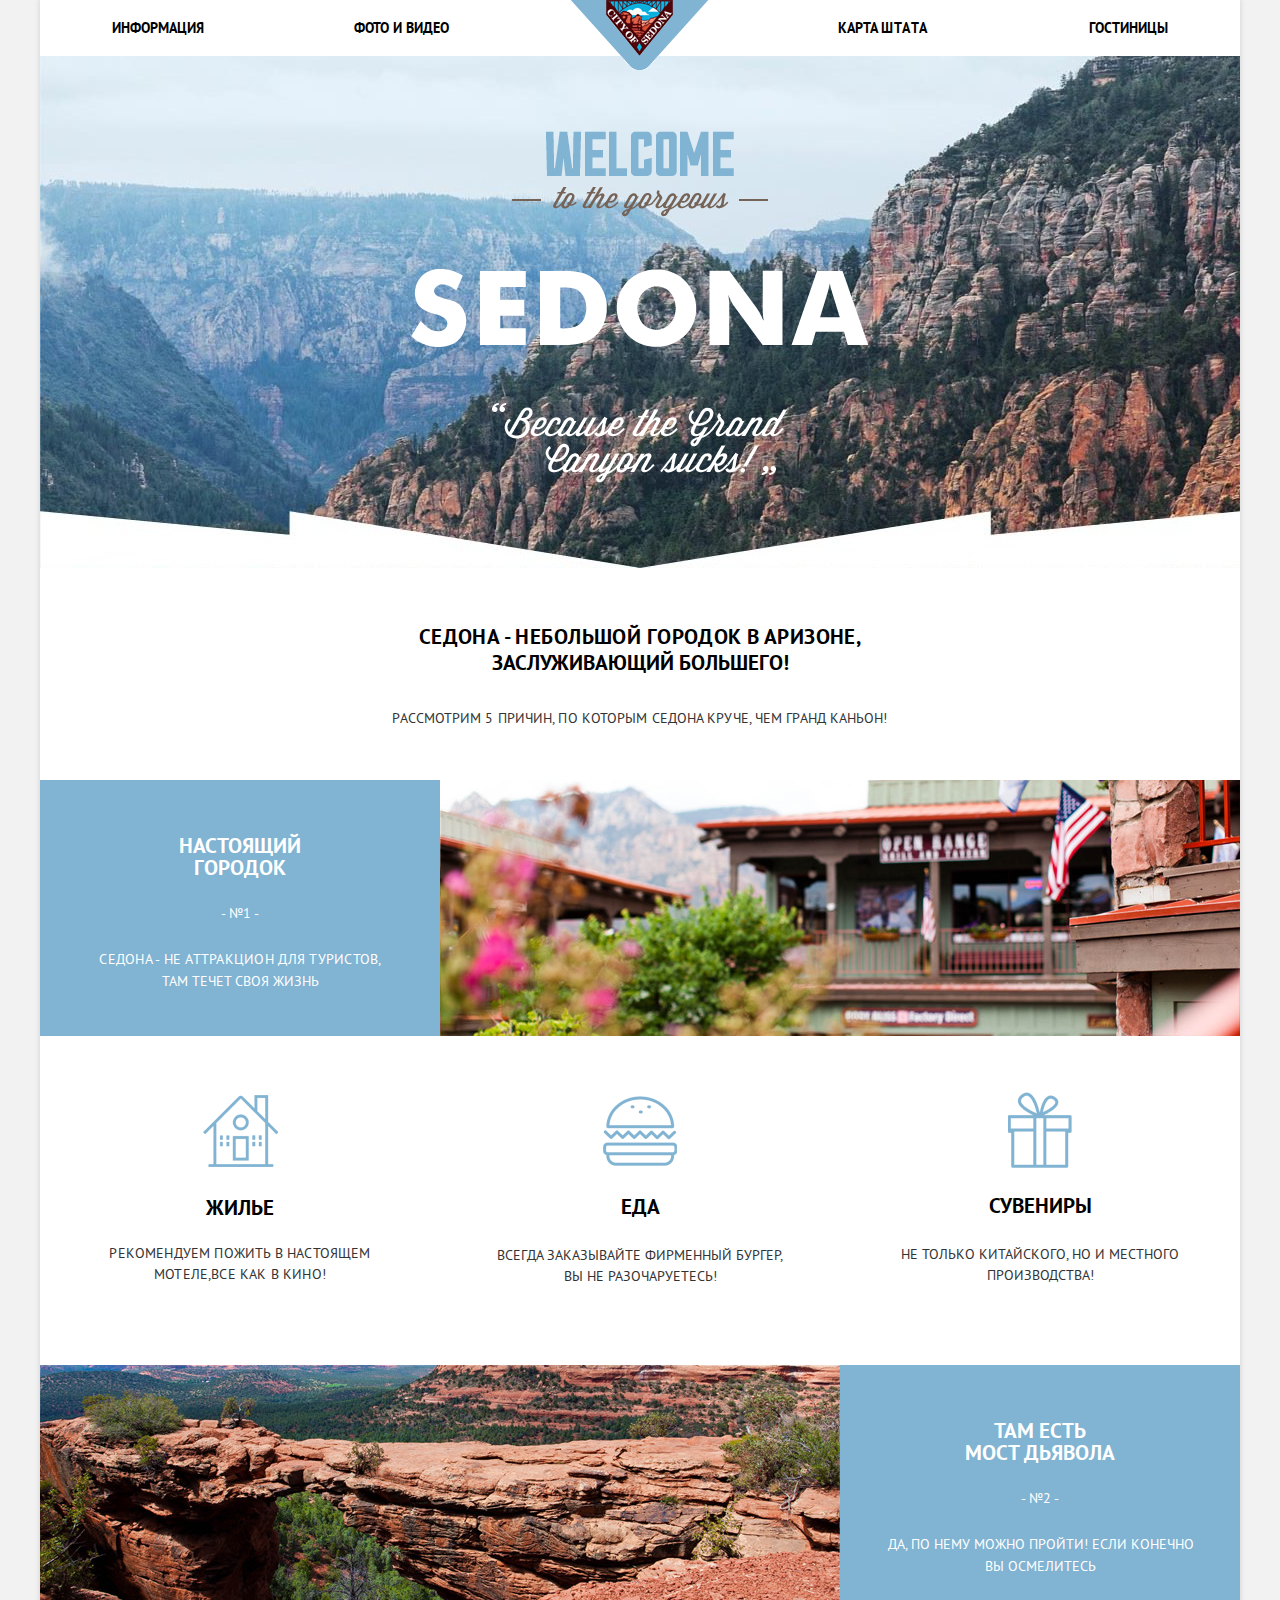
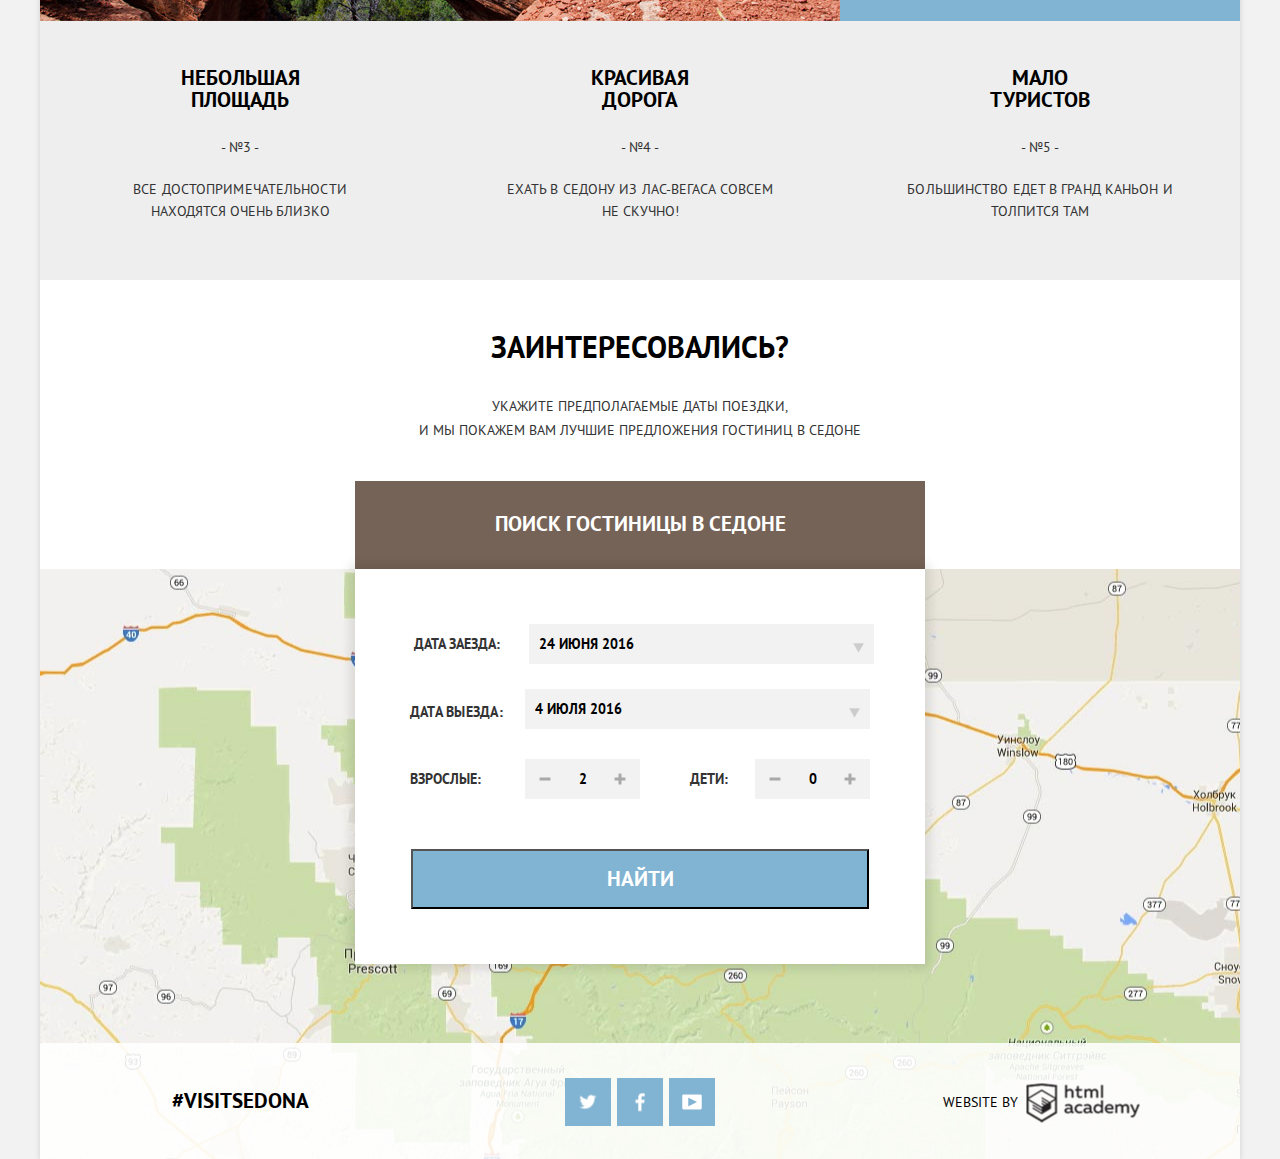
<file: hidden-form.html>
<!DOCTYPE html>
<html lang="ru">
  <head>
    <meta charset="utf-8">
    <title>HTML Academy: Седона</title>
    <link href="https://fonts.googleapis.com/css?family=PT+Sans:400,700&subset=cyrillic" rel="stylesheet">
    <link rel="stylesheet" href="css/normalize.min.css">
    <link rel="stylesheet" href="css/style.min.css">
  </head>
  <body>
    <div class="container"> 
      <header class="main-header">
        <nav class="main-navigation row">
          <a class="nav-left" href="#">Информация</a>
          <a class="nav-left" href="#">Фото и видео</a>
          <a class="main-logo"><img src="img/logo.png" width="138" height="70" alt="Logo"></a>
          <a class="nav-right" href="inner.html">Гостиницы</a>
          <a class="nav-right" href="#">Карта <span>штата</span></a>
        </nav>
      </header>

      <main>
        <div class="header-photo">
          <img src="img/welcome.png" width="458" height="352" alt="Welcome to Gorgeous Sedona">
        </div>
        <div class="text-block text-1">
          <h2>Седона - небольшой городок в Аризоне, заслуживающий большего!</h2>
          <p>Рассмотрим 5 причин, по которым Седона круче, чем Гранд Каньон!</p>
        </div>
                
        <section class="photo-features row">
          <div class="text-block text-2">
            <h2>Настоящий городок</h2>
            <p>- №1 -</p>
            <p class="wide">Седона - не аттракцион для туристов,<br> там течет своя жизнь</p>
          </div>
          <div class="photo-1">
            <img src="img/sedona-view.jpg" width="800" height="256" alt="Виды Седоны">
          </div>
        </section>

        <section class="suggestions">
          <div class="text-3 motel">
            <img src="img/motel.png" width="75" height="72" alt="">
            <h2>Жилье</h2>
            <p>Рекомендуем пожить в настоящем мотеле,все как в кино!</p>
          </div>

          <div class="text-3 burger">
            <img src="img/burger.png" width="74" height="70" alt=""> 
            <h2>Еда</h2>
            <p>Всегда заказывайте фирменный бургер, Вы не разочаруетесь!</p>
          </div>

          <div class="text-3 gift">
            <img src="img/gift.png" width="64" height="76" alt=""> 
            <h2>Сувениры</h2>
            <p>Не только китайского, но и местного производства!</p>
          </div>
        </section>

        <section class="photo-features row">
          <div class="photo-2">
            <img src="img/d-bridge.jpg" width="800" height="256" alt="Мост дьявола">
          </div> 
          <div class="text-block text-2">
            <h2>Там есть<br> Мост дьявола</h2>
            <p>- №2 -</p>
            <p>Да, по нему можно пройти! Если конечно Вы осмелитесь</p>
          </div>        
        </section>

        <section class="other-features">
          <div class="text-block text-4">
            <h2>Небольшая площадь</h2>
            <p>- №3 -</p>
            <p>Все достопримечательности находятся очень близко</p>
          </div>

          <div class="text-block text-4">
            <h2>Красивая дорога</h2>
            <p>- №4 -</p>
            <p>Ехать в Седону из Лас-Вегаса совсем<br> не скучно!</p>
          </div>

          <div class="text-block text-4">
            <h2>Мало туристов</h2>
            <p>- №5 -</p>
            <p>Большинство едет в Гранд Каньон и толпится там</p>
          </div>
        </section>
         
        <section class="search-form">
          <div class="hook">
            <h1>Заинтересовались?</h1>
            <p>Укажите предполагаемые даты поездки,</p><p>и мы покажем Вам  лучшие предложения гостиниц в Седоне</p>
          </div>
          <div class="index">
            <div class="btn search">
              <a href="index.html#popup" id="popup">Поиск гостиницы в Седоне</a> 
            </div>
            
            <form class="hidden-form evident" action="#" method="get">              
              <div class="hidden arrival">
                <label for="arrival">Дата заезда:</label>
                 <input id="arrival" type="text" name="arrival-date" value="24 июня 2016" required>
                 <button class="calendar" type="button" name="calendar"></button>                        
              </div>                           

              <div class="hidden departure">
                <label for="departure">Дата выезда:</label>
                <input id="departure" type="text" name="departure-date" value="4 июля 2016" required>
                <button class="calendar" type="button" name="calendar"></button>                        
              </div>              

              <div class="counter adults">
                <label for="adults">Взрослые:</label>
                <div>
                  <button class="adults" type="button" name="minus"></button>
                  <input id="adults" type="text" name="adults-counter" value="2" required>
                  <button class="adults" type="button" name="plus"></button>
                </div>                
              </div>       
                   
              <div class="counter children">
                <label for="children">Дети:</label>
                <div>
                  <button class="children" type="button" name="minus"></button>
                  <input id="children" type="text" name="children-counter" value="0">  
                  <button class="children" type="button" name="plus"></button>
                </div>                
              </div>
                                     
              <div class="btn find">
                <button type="submit" value="find" name="find" formtarget="_blank">Найти</button>
              </div>              
            </form>
          </div>
          <div class="map nojs-map" id="yandex-map"></div>    
        </section>
      </main>

      <footer class="main-footer">
        <section class="hashtag">
          <a href="https://www.google.ru/?ion=1&espv=2#newwindow=1&q=%23sedona" title="О Седоне в соцсетях" target="_blank">#VisitSedona</a>
        </section>

        <section class="footer-social">
          <a class="social-btn social-btn-tw" href="https://twitter.com/SedonaTV" target="_blank" title="Twitter">Twitter</a>
          <a class="social-btn social-btn-fb" href="https://www.facebook.com/VisitSedona" target="_blank" title="Facebook">Facebook</a>
          <a class="social-btn social-btn-yt" href="https://www.youtube.com/results?search_query=sedona+arizona" target="_blank" title="YouTube">YouTube</a>
        </section>

        <section class="footer-copyright">
          <p>Website by</p>
          <a class="logo" target="_blank" href="https://htmlacademy.ru" title="На страницу разработчика"></a>
        </section>
      </footer>
    </div>    
  </body>
</html>
</file>
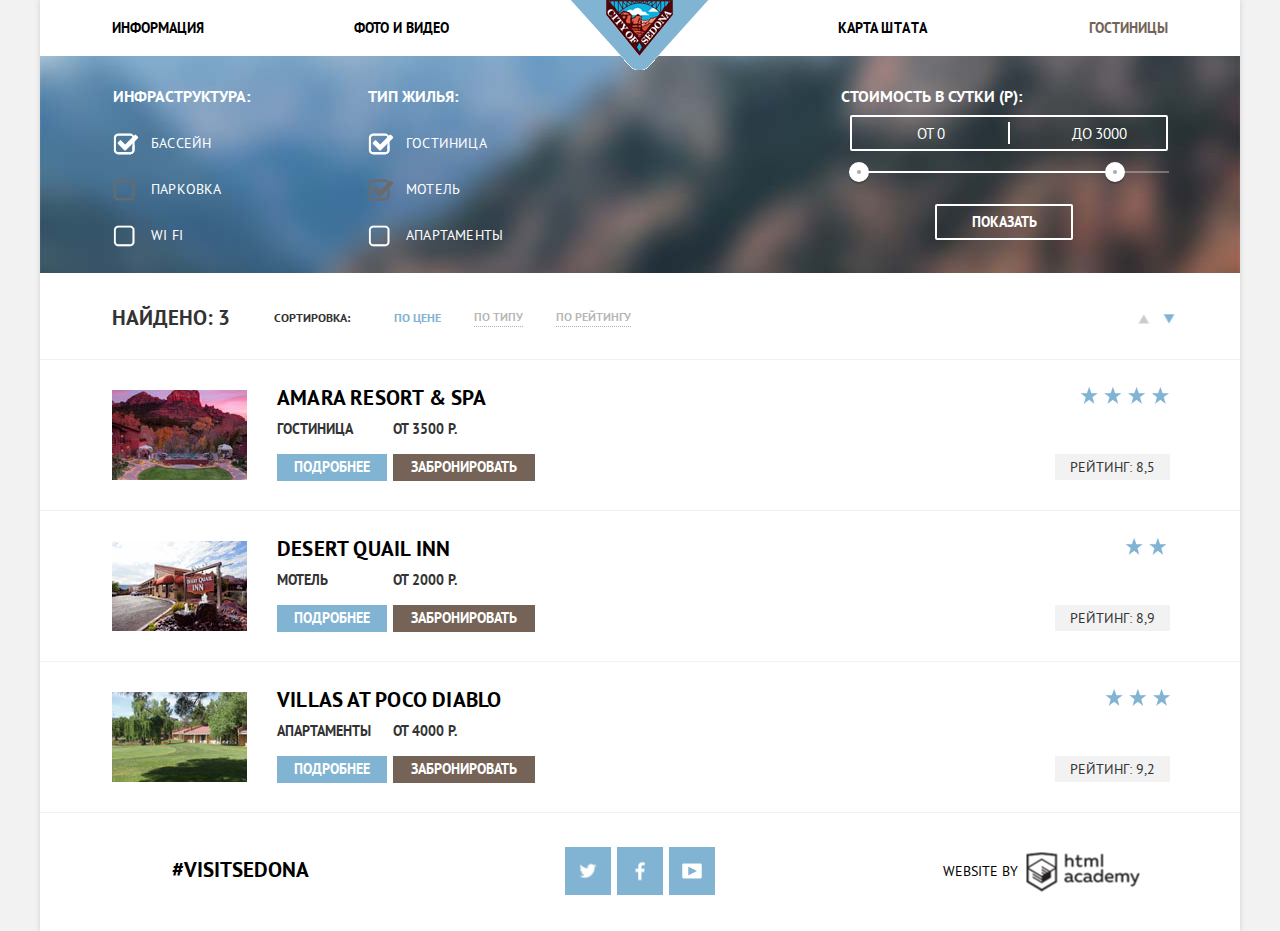
<file: inner.html>
<!DOCTYPE html>
<html lang="ru">
  <head>
    <meta charset="utf-8">
    <title>Седона: гостиницы</title>
    <link href="https://fonts.googleapis.com/css?family=PT+Sans:400,700&subset=cyrillic" rel="stylesheet">   
    <link rel="stylesheet" href="css/normalize.min.css">
    <link rel="stylesheet" href="css/style.min.css">
  </head>
  <body>
    <div class="container"> 
      <header class="main-header">
        <nav class="main-navigation row">
          <a class="nav-left" href="#">Информация</a>
          <a class="nav-left" href="#">Фото и видео</a>
          <a class="main-logo" href="index.html"><img src="img/logo.png" width="138" height="70" alt="Logo"></a>
          <a class="nav-right active">Гостиницы</a>
          <a class="nav-right" href="#">Карта <span>штата</span></a>
        </nav>
      </header>

      <main>
        <section class="filters">
          <form class="row" action="#" method="get">
            <fieldset class="left"> 
              <legend>Инфраструктура:</legend>
              <div class="field">
                <input type="checkbox" name="pool" id="swimming-pool" checked>
                <label for="swimming-pool">Бассейн</label>
              </div>
              <div class="field">
                <input type="checkbox" name="parking" id="parking-area" disabled>
                <label for="parking-area">Парковка</label>
              </div>
              <div class="field cut">
                <input type="checkbox" name="wi-fi" id="free-wi-fi">
                <label for="free-wi-fi">Wi fi</label>
              </div>
            </fieldset>

            <fieldset class="left"> 
              <legend>Тип жилья:</legend>
              <div class="field">
                <input type="checkbox" name="hotel" id="hotels" checked>
                <label for="hotels">Гостиница</label>
              </div>
              <div class="field">
                <input type="checkbox" name="motel" id="motels" disabled checked>
                <label for="motels">Мотель</label>
              </div>
              <div class="field cut">
                <input type="checkbox" name="appartment" id="appartments">
                <label for="appartments">Апартаменты</label>
              </div>
            </fieldset>

            <fieldset class="right"> 
              <legend>Стоимость в сутки (р):</legend>
              <div class="price-controls">
                <label class="min-price">от<input type="text" name="min-price" value="0"></label> 

                <label class="max-price">до<input type="text" name="max-price" value="3000"></label>                
              </div>
              <div class="range-controls">
                <div class="scale">
                  <div class="bar"></div>
                </div>
                <div class="toggle min-toggle"></div>
                <div class="toggle max-toggle"></div>
              </div>
            </fieldset>

            <input class="btn" type="submit" value="Показать">
          </form>
        </section>

        <section class="sorter">
          <span class="selected">Найдено: 3</span>
          <span>сортировка:</span>
          <a class="sort active" href="#" target="_self">по цене</a>
          <a class="sort" href="#" target="_self">по типу</a>
          <a class="sort" href="#" target="_self">по рейтингу</a>
          <a class="up-dir" href="#" target="_self"></a>
          <a class="down-dir active" href="#" target="_self"></a>       
        </section>

        <section class="offers">
          <article class="row">
            <div class="photo">
              <a title="Подробнее" href="#" target="_blank">
                <img src="img/amara.jpg" width="135" height="90" alt="Amara Resort &amp; Spa">
              </a>  
            </div>
            <div class="offer">
              <a title="Подробнее" href="#" target="_blank">Amara Resort &amp; Spa</a>
              <div class="type">Гостиница</div>
              <div class="cost">от 3500 р.</div>
              <a class="btn" href="#" target="_blank">Подробнее</a>   
              <a class="btn buy" href="#" target="_blank">Забронировать</a>
            </div>
            <div class="rating">
              <div class="stars stars-4">4 звезды</div>
              <p>Рейтинг: 8,5</p>
            </div>  
          </article>

          <article class="row">
            <div class="photo">
              <a title="Подробнее" href="#" target="_blank">
                <img src="img/quail-inn.jpg" width="135" height="90" alt="Desert Quail Inn">
              </a>  
            </div>
            <div class="offer">
              <a title="Подробнее" href="#" target="_blank">Desert Quail Inn</a>
              <div class="type">Мотель</div>
              <div class="cost">от 2000 р.</div>
              <a class="btn" href="#" target="_blank">Подробнее</a>
              <a class="btn buy" href="#" target="_blank">Забронировать</a>
            </div>
            <div class="rating">
              <div class="stars stars-2">2 звезды</div>
              <p>Рейтинг: 8,9</p>
            </div>  
          </article>

          <article class="row">
            <div class="photo">
              <a title="Подробнее" href="#" target="_blank">
                <img src="img/villas.jpg" width="135" height="90" alt="Villas at Poco Diablo">
              </a>  
            </div>
            <div class="offer">
              <a title="Подробнее" href="#" target="_blank">Villas at Poco Diablo</a>
              <div class="type">Апартаменты</div>
              <div class="cost">от 4000 р.</div>
              <a class="btn" href="#" target="_blank">Подробнее</a>
              <a class="btn buy" href="#" target="_blank">Забронировать</a>
            </div>
            <div class="rating">
              <div class="stars stars-3">3 звезды</div>
              <p>Рейтинг: 9,2</p>
            </div>  
          </article>
        </section>
      </main>

      <footer class="inner-footer">
        <section class="hashtag">
          <a href="#" title="О Седоне в соцсетях" target="_blank">#VisitSedona</a>
        </section>

        <section class="footer-social">
          <a class="social-btn social-btn-tw" href="#" title="Twitter">Twitter</a>
          <a class="social-btn social-btn-fb" href="#" title="Facebook">Facebook</a>
          <a class="social-btn social-btn-yt" href="#" title="YouTube">YouTube</a>
        </section>

        <section class="footer-copyright">
          <p>Website by</p>
          <a class="logo" target="_blank" href="https://htmlacademy.ru" title="на страницу разработчика"></a>
        </section>
      </footer>
    </div>
  </body>
</html>
</file>
<file: css/style.min.css>
html{background-color:#6c6c6c}@font-face{font-family:"PT Sans";font-weight:400;src:url(../fonts/ptsans.woff2)}@font-face{font-family:"PT Sans Bold";font-weight:700;src:url(../fonts/ptsansbold.woff2)}body,p{font-size:14px;line-height:26px;color:#333}body,h1,h2{font-weight:700}body{text-transform:uppercase;margin:0 auto;padding:0;min-width:1200px;max-width:1280px;background-color:#f2f2f2;font-family:"PT Sans Bold","Arial",sans-serif}.container{width:1200px;background-color:#fff;margin:0 auto;text-align:center;position:relative;box-shadow:0 0 5px 1px rgba(0,0,0,.1)}h1,h2{color:#000}h1{line-height:24px;font-size:30px}h2{font-size:21px}p{font-family:"PT Sans","Arial",sans-serif;font-weight:400}img{max-width:100%;height:auto}.container a{color:#000;text-decoration:none}a.nav-left,a.nav-right{display:inline-block}.nav-right>span{letter-spacing:.09em}nav a:nth-child(1){width:236px}nav a:nth-child(2){width:250px}nav a:nth-child(4){width:224px}nav a:nth-child(5){width:266px}.main-navigation a:hover{color:#81b3d2}.main-navigation a:active{color:rgba(0,0,0,.3)}a.active{color:#766357;cursor:default}a.active:hover{color:#604e43}a.active:active{color:rgba(118,99,87,.3)}header{min-height:56px}.main-logo{position:absolute;left:531px;z-index:2}.nav-left,.nav-right{width:240px;padding:15px 0}.nav-left,.photo-2,.text-2{float:left}.nav-right,.photo-1{float:right}.row::after{content:"";display:table;clear:both}.main-footer{position:absolute;right:0;bottom:0;font-size:0;background-color:rgba(255,255,255,.87)}.main-footer section,.social-btn{display:inline-block;vertical-align:top;font-size:0}.main-footer section{line-height:26px;min-height:72px;padding-top:44px;width:400px}.hashtag a{display:inline-block;font-size:21px;line-height:26px;padding-top:1px}.social-btn{width:46px;height:48px;margin-left:3px;margin-right:3px;margin-top:-9px;background-color:#81b3d2;position:relative}.social-btn:hover{background-color:#6696c0}.social-btn:active{background-color:#5496bd}.footer-copyright a::before,.social-btn::before{content:"";position:absolute;top:50%;left:50%;transform:translate(-50%,-50%);background:url(../img/sprite.png) no-repeat}.social-btn-tw::before{width:17px;height:15px;background-position:-325px -137px}.social-btn-tw:active::before{width:17px;height:15px;background-position:-143px -172px}.social-btn-fb::before{width:10px;height:19px;background-position:-52px -94px}.social-btn-fb:active::before{width:10px;height:19px;background-position:-82px -94px}.social-btn-yt::before{width:20px;height:16px;background-position:-245px -137px}.social-btn-yt:active::before{width:20px;height:16px;background-position:-285px -137px}.footer-copyright a,.footer-copyright p{display:inline-block;vertical-align:middle}.footer-copyright p{line-height:26px;font-weight:400;color:#000;margin-left:5px;margin-right:5px;font-size:14px;margin-top:2px}.footer-copyright a{font-size:0;position:relative;width:120px;height:45px;margin-top:-10px}.footer-copyright a::before{width:113px;height:39px;background-position:-112px -94px}.footer-copyright a:hover::before{width:113px;height:39px;background-position:-237px -10px}.footer-copyright a:active::before{width:113px;height:39px;background-position:-10px -153px}.header-photo{position:relative;width:1200px;height:512px;background:#b4d2e5 url(../img/header-background.jpg) no-repeat;background-size:cover}.header-photo img{display:block;margin:auto;padding:75px 0;z-index:1}div .text-1{min-height:156px;margin-top:-1px}.text-1 h2{width:450px;margin:57px auto 27px;font-family:"PT Sans Bold","Arial",sans-serif;font-size:21px;line-height:26px;font-weight:700}.text-1 h2::first-line{letter-spacing:.02em}.text-1 p{margin:0 auto;padding-top:2px;font-weight:400;color:#333;letter-spacing:.007em}.photo-features{width:1200px;min-height:254px}.photo-1,.photo-2{width:800px;height:256px}.text-2{width:400px;min-height:256px;background-color:#81b3d2}.text-2 h2,.text-2 p{color:#fff;margin-top:21px}.text-2 h2{width:160px;padding:34px 120px 0;line-height:22px}.text-2 p:nth-child(2){width:160px;padding:2px 120px 0;line-height:23px}.text-2 p:nth-child(3){font-weight:400;width:315px;padding-top:2px;padding-left:43px;padding-right:43px;line-height:22px}p.wide:nth-child(3)::first-line{letter-spacing:.018em;line-height:20px}.other-features,.suggestions{font-size:0}.suggestions{background-color:#fff}.other-features{background-color:#eee;min-height:200px}.text-3,.text-4{display:inline-block;font-size:14px;line-height:26px;width:400px;padding-top:59px}.text-3{vertical-align:top;min-height:270px}.text-4{min-height:200px}.text-3 p,.text-4 p{line-height:21px;max-width:286px;margin-top:25px;margin-right:auto;margin-left:auto}.text-4 p{line-height:22px;margin-top:2px}.text-3 h2,.text-4{vertical-align:top}.text-4 p::first-line{letter-spacing:.007em}.motel p{margin-top:22px;letter-spacing:.012em}.burger>img{margin-top:1px}.gift>img{margin-top:-3px}.burger h2,.motel h2{padding-top:3px}.text-4 h2{width:150px;margin:-13px auto 25px;line-height:22px}.text-4 p:nth-child(2){max-width:400px;margin-bottom:20px}.hook{width:1200px;min-height:206px;margin-top:-5px}.hook h1{margin-top:0;padding-top:60px;margin-bottom:35px}.hook p{margin:0 auto;line-height:24px}.index{width:570px;margin:0 auto;position:relative}.search{min-height:28px;background-color:#766357;padding:30px}.find button,.search a{font-size:21px;line-height:26px;color:#fff;text-transform:uppercase}.hidden-form{position:absolute;z-index:2;visibility:hidden;width:570px;height:340px;padding-top:55px;background-color:#fff;box-shadow:0 0 10px 5px rgba(0,0,0,.1)}.evident{visibility:visible;animation:stretching .4s}.hidden{min-height:40px;margin-bottom:25px;animation:bounce .9s}.counter label,.hidden label{float:left;display:block;width:115px;padding:7px 0 7px 55px;text-align:left}.arrival label{margin-left:4px}.departure label{margin-top:3px;letter-spacing:.0175em}.children label{width:65px;padding-left:50px}.hidden input{float:left;width:295px;border:none;outline:none;padding:7px 0 7px 10px}.evident button,.evident input,.hidden-form button,.hidden-form input{text-transform:uppercase;background-color:#f2f2f2}.evident button:hover,.evident input:hover,.hidden-form button:hover,.hidden-form input:hover{background-color:#ebebeb}.evident button:active,.evident input:active,.hidden-form button:active,.hidden-form input:active{background-color:#fff;outline:2px solid #e5e5e5}.counter,.counter button,.counter input,button.calendar{float:left}.counter{width:285px;margin-top:5px;animation:bounce 1.1s}.counter input{width:35px;height:40px;border:none;outline:none;padding:0;text-align:center}.counter button,button.calendar{position:relative;width:40px;height:40px;border:none;outline:none;cursor:pointer;animation:bounce 1.2s}button.calendar::before{width:22px;height:22px;background-position:-196px -10px}button.calendar:hover::before{width:21px;height:22px;background-position:-51px -52px}button.calendar:active::before{width:21px;height:22px;background-position:-10px -52px}.counter button::before,button.calendar::before{content:"";position:absolute;top:50%;left:50%;transform:translate(-50%,-50%);background:url(../img/sprite.png) no-repeat}.counter button:nth-child(1)::before{width:12px;height:3px;background-position:-226px -69px}.counter button:nth-child(1):hover::before{width:12px;height:3px;background-position:-290px -69px}.counter button:nth-child(1):active::before{width:12px;height:3px;background-position:-258px -69px}.counter button:nth-child(3)::before{width:11px;height:11px;background-position:-322px -69px}.counter button:nth-child(3):hover::before{width:11px;height:11px;background-position:-245px -100px}.counter button:nth-child(3):active::before{width:11px;height:11px;background-position:-353px -69px}.find button{width:458px;min-height:60px;margin:50px auto;background-color:#81b3d2;animation:bounce 1.3s}.map,.nojs-map{width:1200px;height:590px}.map{z-index:1}.nojs-map{background:#cbdda9 url(../img/map.jpg) no-repeat 50% 99%}.filters{width:1200px;min-height:212px;background-size:1200px auto;background:#6a91b8 url(../img/background-inner.jpg) no-repeat 0 16%;font-family:"PT Sans Bold","Arial",sans-serif;font-size:16px;line-height:21px;padding-top:5px;background-color:rgba(210,25,10,.2)}fieldset{border-style:none;color:#fff}.left{float:left;margin:25px 0 0 63px;text-align:left;width:172px;min-height:150px}input[type=checkbox]{display:none}input[type=checkbox]+label{display:block;margin:20px 0 25px;padding-left:38px;position:relative;cursor:pointer;font-family:"PT Sans","Arial",sans-serif;font-weight:400;font-size:14px;line-height:21px;letter-spacing:.015em}.cut input[type=checkbox]+label{margin-bottom:0}input[type=checkbox]:disabled+label{cursor:default}input[type=checkbox]+label::before{content:"";position:absolute;top:0;left:0;background:url(../img/sprite.png) no-repeat;width:22px;height:22px;background-position:-92px -52px}input[type=checkbox]:checked+label::after{content:"";position:absolute;top:0;left:0;background:url(../img/sprite.png) no-repeat;width:26px;height:22px;background-position:-134px -52px}input[type=checkbox]+label:hover::before{background:url(../img/sprite.png) no-repeat;width:22px;height:22px;background-position:-92px -52px}input[type=checkbox]:checked+label:hover::after{background:url(../img/sprite.png) no-repeat;width:26px;height:22px;background-position:-134px -52px}input[type=checkbox]:disabled+label::before{background:url(../img/sprite.png) no-repeat;width:22px;height:22px;background-position:-10px -94px}input[type=checkbox]:checked:disabled+label::after{background:url(../img/sprite.png) no-repeat;width:26px;height:22px;background-position:-180px -52px}.right{float:right;margin:25px 45px 0 0;text-align:left;width:350px;min-height:95px;font-family:"PT Sans","Arial",sans-serif;font-weight:400;font-size:14px;line-height:21px}.right legend{margin-left:5px;font-family:"PT Sans Bold","Arial",sans-serif;font-weight:700;font-size:16px;line-height:21px}.price-controls{width:314px;height:32px;margin-top:3px;margin-left:14px;margin-bottom:20px;border:2px solid #fff;border-radius:2px;font-size:0;position:relative}.price-controls::after,a.up-dir::before{position:absolute;content:"";top:50%;left:50%}.price-controls::after{background:#fff;transform:translate(-50%,-50%);width:2px;height:22px}.price-controls label{display:inline-block;vertical-align:top;font-size:15px;font-weight:400;line-height:32px;cursor:pointer}.price-controls .max-price,.price-controls .min-price{min-width:90px;padding-left:65px}.price-controls input{width:65px;margin:0;padding-left:3px;color:inherit;font:inherit;background:0 0;border:none;outline:none}.range-controls{position:relative;width:320px;margin-left:13px;margin-bottom:9px}.range-controls .scale{height:2px;background:rgba(255,255,255,.3)}.range-controls .bar{width:80%;height:2px;background:#fff}.toggle{position:absolute;top:-9px;width:4px;height:4px;background:#ababab;border:8px solid #fff;border-radius:50%;box-shadow:0 2px 1px 0 rgba(0,1,1,.2);cursor:pointer}.toggle:hover{background:#1c4f80}.min-toggle{left:0}.max-toggle{left:80%}input.btn{float:right;width:138px;min-height:35px;margin:8px 167px 0 100px;display:block;padding:6px 35px;font-size:14px;line-height:20px;color:#fff;text-transform:uppercase;background:0 0;border:2px solid #fff;border-radius:2px;outline:none;cursor:pointer}input.btn:hover{color:#000;background:#fff}.sorter,article{width:1128px;min-height:56px;text-align:left;padding:30px 0 0 72px;border-bottom:1px solid #f2f2f2}.sorter a,.sorter span{display:inline-block;vertical-align:middle;margin-right:40px;font-size:12px;font-weight:400;line-height:18px}a.sort{margin-right:29px;color:rgba(0,0,0,.3);border-bottom:1px dotted rgba(0,0,0,.3)}a.sort:hover{color:#81b3d2;border-bottom:1px dotted #81b3d2}.sorter a.active,a.sort:active{color:#000;border-bottom:none}.sorter a.active{color:#81b3d2;cursor:default}span.selected{font-size:21px;font-weight:700;line-height:26px}a.down-dir,a.up-dir{position:relative;background:0 0;width:20px;height:20px;margin-right:1px;margin-top:6px}a.up-dir{margin-left:470px}a.up-dir::before{transform:translate(-50%,-70%);background:url(../img/sprite.png);width:11px;height:10px;background-position:-103px -10px}a.down-dir::before,a.up-dir:active::before,a.up-dir:hover::before{background:url(../img/sprite.png);width:11px;height:10px;background-position:-165px -10px}a.down-dir::before,a.up-dir:active::before{background-position:-134px -10px}a.down-dir::before{position:absolute;content:"";top:50%;left:50%;transform:translate(-50%,-70%);background-position:-10px -10px}.sorter a.active::before,a.down-dir:active::before,a.down-dir:hover::before{background:url(../img/sprite.png);width:11px;height:10px;background-position:-72px -10px}.sorter a.active::before,a.down-dir:active::before{background-position:-41px -10px}article{min-height:120px}.offer,.photo{float:left;margin-right:30px}.photo{width:135px;height:90px}.offer{display:block;width:258px;min-height:90px;font-size:0}.offer>a:first-child{display:block;font-family:"PT Sans Bold","Arial",sans-serif;font-weight:700;font-size:21px;line-height:26px;letter-spacing:.01em;margin-top:-5px}.offer>a:first-child:hover{color:#81b3d2}.offer>a:first-child:active{color:rgba(0,0,0,.3)}.offer>div{display:inline-block;vertical-align:top;font-size:14px;font-weight:400;line-height:21px;color:#333;margin-bottom:13px}a.btn,div.type{width:110px;margin-top:8px;margin-right:6px}div.cost{width:142px;margin-top:8px}a.btn{display:inline-block;vertical-align:top;font-size:14px;font-weight:700;line-height:21px;color:#fff;background:#81b3d2;margin-top:1px;padding:3px 0;text-align:center}.find button:hover,a.btn:hover{background:#669ec0}.find button:active,a.btn:active{color:rgba(0,0,0,.3);background:#5496bd}a.buy{width:142px;margin-right:0;background:#766357}a.buy:hover{background:#604e43}a.buy:active{color:rgba(0,0,0,.3);background:#503e33}.rating{position:relative;float:right;margin-top:-3px;margin-right:70px;width:115px;min-height:92px;font-size:14px;font-weight:400;line-height:21px;color:#666}.stars{position:absolute;right:0;text-align:right;background:url(../img/sprite.png);width:89px;height:17px;background-position:-276px -100px;text-indent:100%;white-space:nowrap;overflow:hidden}.stars-2{font-size:14px;width:45px}.stars-3,.stars-4{font-size:14px;width:65px}.stars-4{width:90px}.rating p{text-align:center;margin-top:67px;background:#f2f2f2}.inner-footer{margin-top:2px;font-size:0}.inner-footer section{display:inline-block;font-size:0;line-height:26px;width:400px;min-height:75px;vertical-align:top;padding-top:41px}@keyframes stretching{0%{width:0}50%{width:600px}60%{width:540px}70%{width:585px}80%{width:555px}90%{width:578px}to{width:570px}}@keyframes bounce{0%{transform:translateY(-200px)}15%{transform:translateY(215px)}30%{transform:translateY(230px)}40%{transform:translateY(225px)}50%{transform:translateY(210px)}60%{transform:translateY(180px)}70%{transform:translateY(-15px)}80%{transform:translateY(10px)}90%{transform:translateY(-5px)}to{transform:translateY(0)}}
</file>
